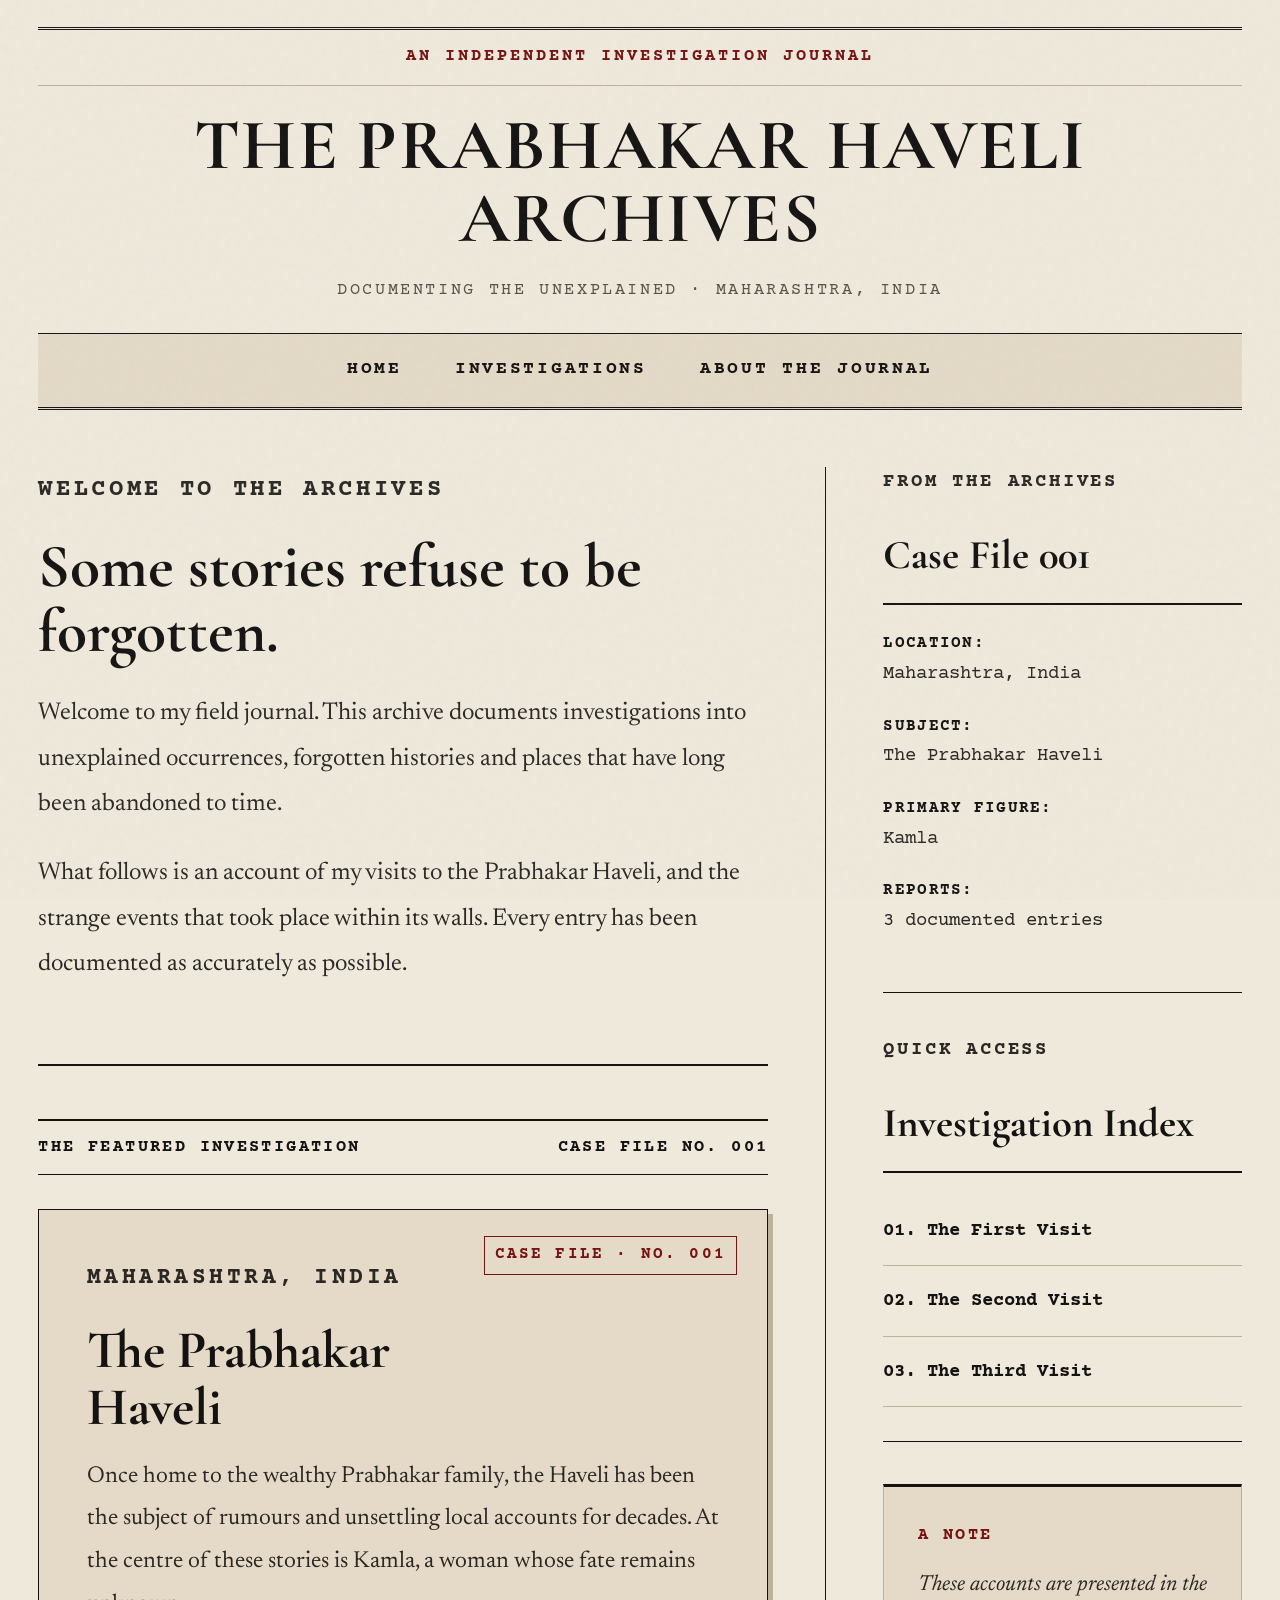
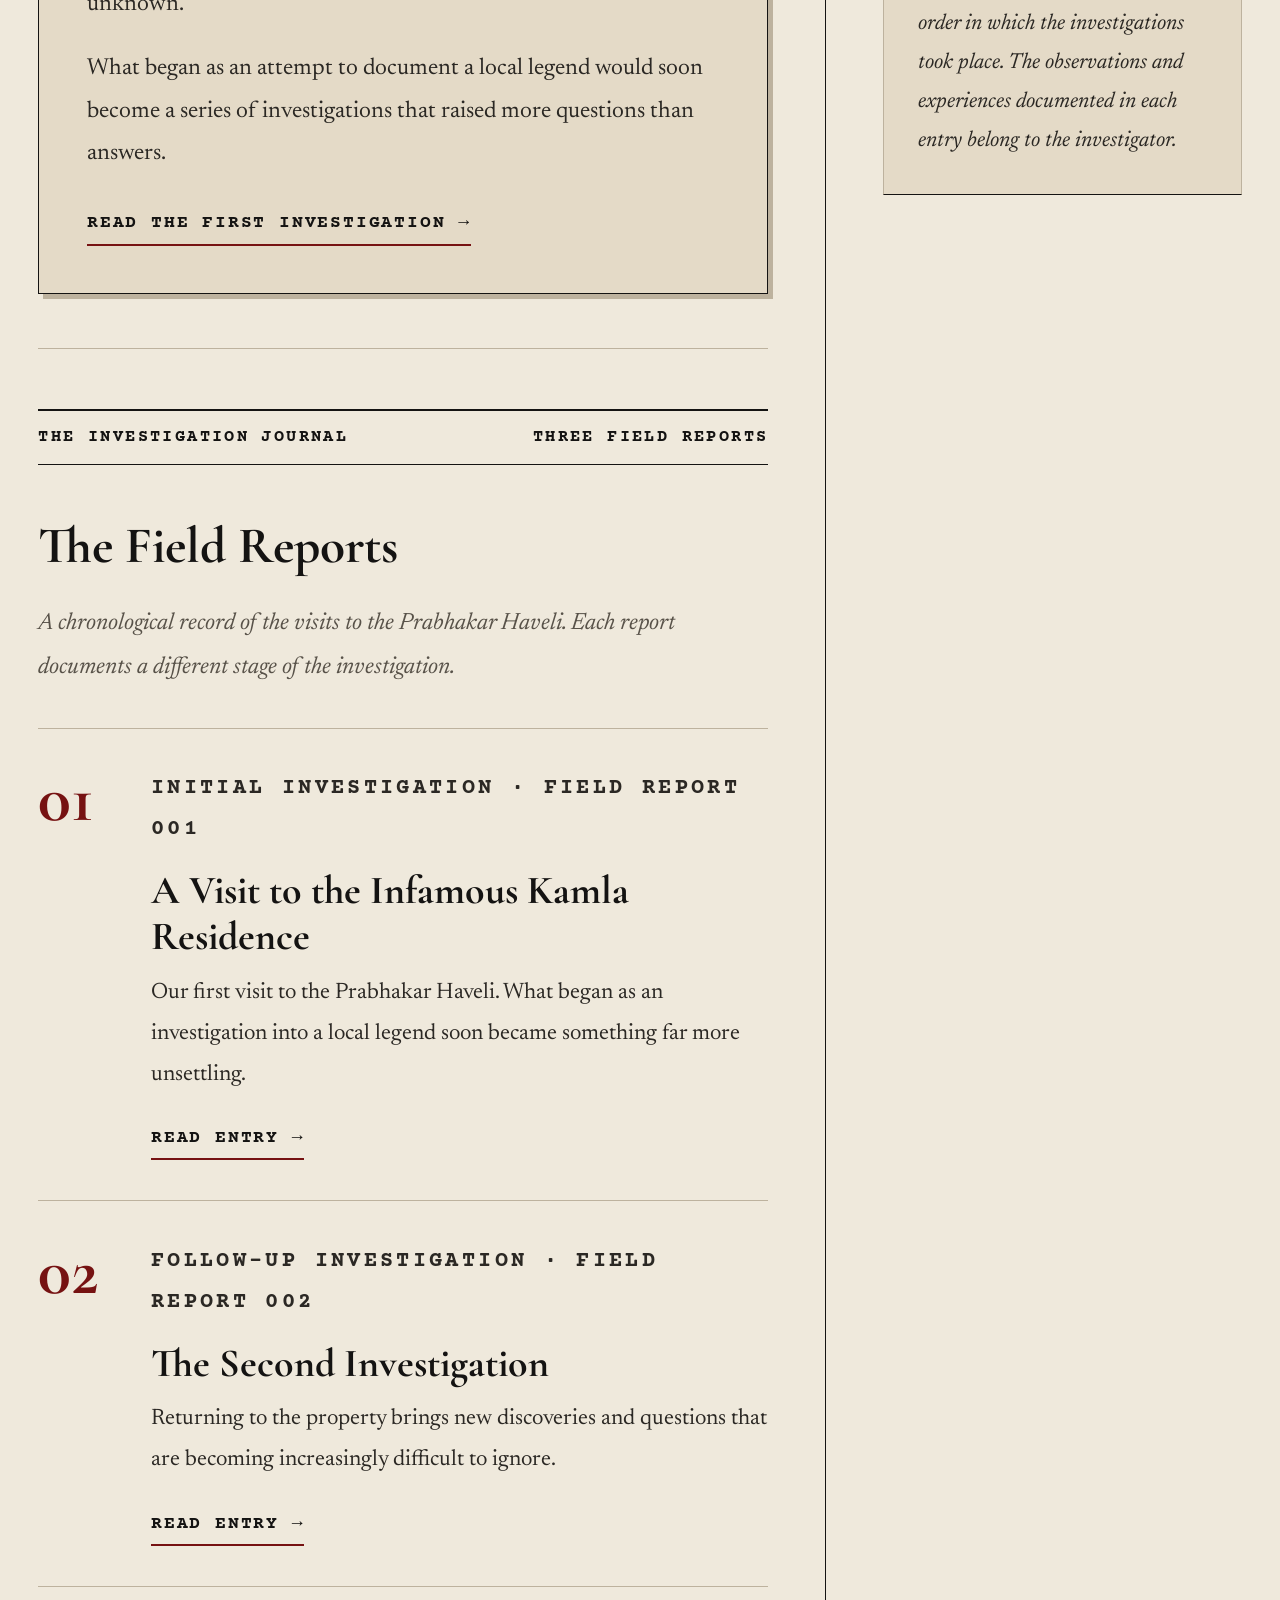
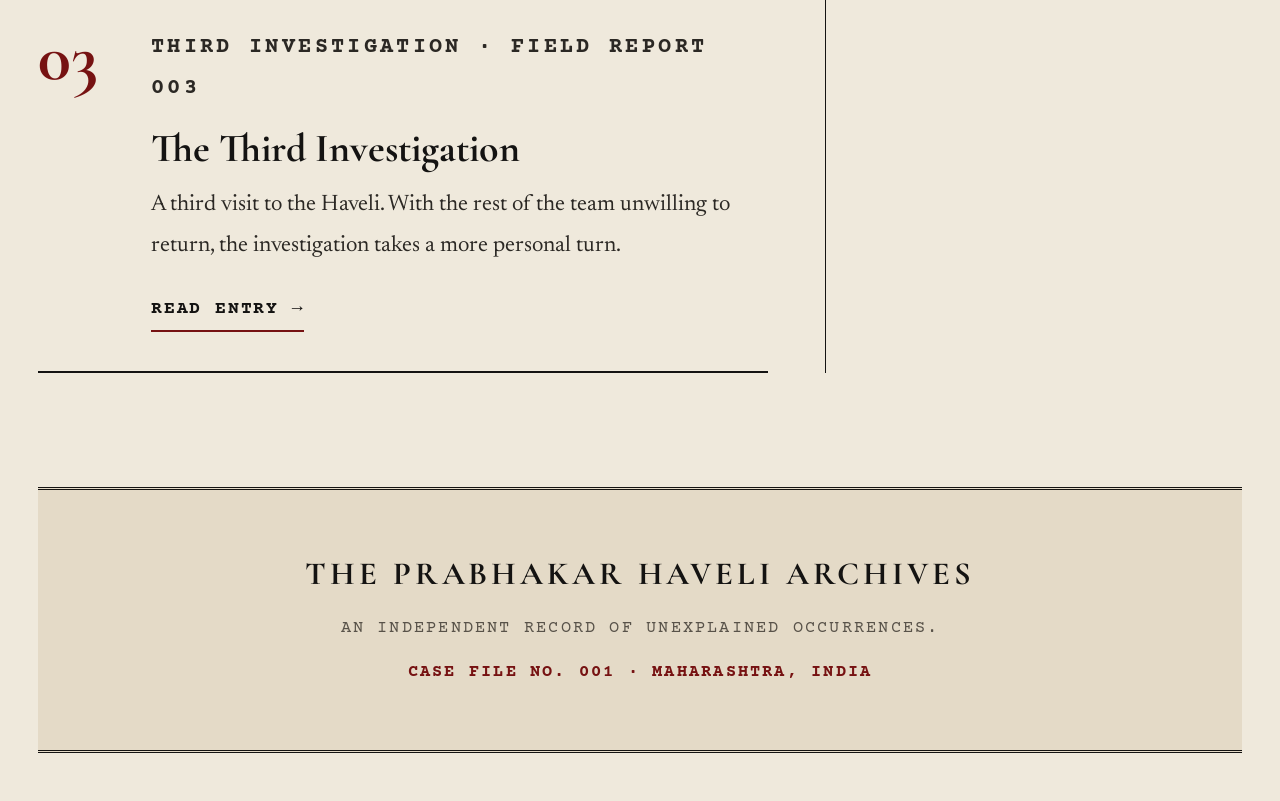
<file: index.html>
<!DOCTYPE html>
<html lang="en">
<head>
    <meta charset="UTF-8">
    <meta name="viewport" content="width=device-width, initial-scale=1.0">

    <title>The Prabhakar Haveli Archives</title>

    <link rel="stylesheet" href="style.css">
</head>

<body>

    <!-- MASTHEAD -->

    <header class="masthead">

        <p class="masthead-top">AN INDEPENDENT INVESTIGATION JOURNAL</p>

        <a href="index.html" class="site-name">
            The Prabhakar Haveli Archives
        </a>

        <p class="tagline">
            Documenting the unexplained · Maharashtra, India
        </p>

        <nav>
            <a href="index.html">Home</a>
            <a href="#investigations">Investigations</a>
            <a href="#about">About the Journal</a>
        </nav>

    </header>


    <!-- MAIN CONTENT -->

    <main class="page-layout">

        <!-- MAIN COLUMN -->

        <div class="main-column">

            <!-- INTRODUCTION -->

            <section class="welcome-section" id="about">

                <p class="eyebrow">WELCOME TO THE ARCHIVES</p>

                <h1>Some stories refuse to be forgotten.</h1>

                <p>
                    Welcome to my field journal. This archive documents
                    investigations into unexplained occurrences, forgotten
                    histories and places that have long been abandoned to time.
                </p>

                <p>
                    What follows is an account of my visits to the Prabhakar
                    Haveli, and the strange events that took place within its
                    walls. Every entry has been documented as accurately as
                    possible.
                </p>

            </section>


            <!-- FEATURED INVESTIGATION -->

            <section class="featured-section">

                <div class="section-heading">
                    <span>THE FEATURED INVESTIGATION</span>
                    <span>CASE FILE NO. 001</span>
                </div>

                <div class="featured-content">

                    <p class="eyebrow">MAHARASHTRA, INDIA</p>

                    <h2>The Prabhakar Haveli</h2>

                    <p>
                        Once home to the wealthy Prabhakar family, the Haveli
                        has been the subject of rumours and unsettling local
                        accounts for decades. At the centre of these stories
                        is Kamla, a woman whose fate remains unknown.
                    </p>

                    <p>
                        What began as an attempt to document a local legend
                        would soon become a series of investigations that
                        raised more questions than answers.
                    </p>

                    <a href="blog1.html" class="read-link">
                        Read the first investigation →
                    </a>

                </div>

            </section>


            <!-- INVESTIGATION REPORTS -->

            <section class="reports-section" id="investigations">

                <div class="section-heading">
                    <span>THE INVESTIGATION JOURNAL</span>
                    <span>THREE FIELD REPORTS</span>
                </div>

                <h2 class="section-title">The Field Reports</h2>

                <p class="section-intro">
                    A chronological record of the visits to the Prabhakar
                    Haveli. Each report documents a different stage of the
                    investigation.
                </p>


                <article class="report-entry">

                    <div class="report-number">01</div>

                    <div class="report-details">

                        <p class="eyebrow">
                            INITIAL INVESTIGATION · FIELD REPORT 001
                        </p>

                        <h3>
                            <a href="blog1.html">
                                A Visit to the Infamous Kamla Residence
                            </a>
                        </h3>

                        <p>
                            Our first visit to the Prabhakar Haveli. What began
                            as an investigation into a local legend soon became
                            something far more unsettling.
                        </p>

                        <a href="blog1.html" class="read-link">
                            Read Entry →
                        </a>

                    </div>

                </article>


                <article class="report-entry">

                    <div class="report-number">02</div>

                    <div class="report-details">

                        <p class="eyebrow">
                            FOLLOW-UP INVESTIGATION · FIELD REPORT 002
                        </p>

                        <h3>
                            <a href="blog2.html">
                                The Second Investigation
                            </a>
                        </h3>

                        <p>
                            Returning to the property brings new discoveries
                            and questions that are becoming increasingly
                            difficult to ignore.
                        </p>

                        <a href="blog2.html" class="read-link">
                            Read Entry →
                        </a>

                    </div>

                </article>


                <article class="report-entry">

                    <div class="report-number">03</div>

                    <div class="report-details">

                        <p class="eyebrow">
                            THIRD INVESTIGATION · FIELD REPORT 003
                        </p>

                        <h3>
                            <a href="blog3.html">
                                The Third Investigation
                            </a>
                        </h3>

                        <p>
                            A third visit to the Haveli. With the rest of the
                            team unwilling to return, the investigation takes
                            a more personal turn.
                        </p>

                        <a href="blog3.html" class="read-link">
                            Read Entry →
                        </a>

                    </div>

                </article>

            </section>

        </div>


        <!-- SIDEBAR -->

        <aside class="sidebar">

            <section class="sidebar-section">

                <p class="eyebrow">FROM THE ARCHIVES</p>

                <h2>Case File 001</h2>

                <p>
                    <strong>Location:</strong><br>
                    Maharashtra, India
                </p>

                <p>
                    <strong>Subject:</strong><br>
                    The Prabhakar Haveli
                </p>

                <p>
                    <strong>Primary Figure:</strong><br>
                    Kamla
                </p>

                <p>
                    <strong>Reports:</strong><br>
                    3 documented entries
                </p>

            </section>


            <section class="sidebar-section">

                <p class="eyebrow">QUICK ACCESS</p>

                <h2>Investigation Index</h2>

                <ul class="archive-list">
                    <li><a href="blog1.html">01. The First Visit</a></li>
                    <li><a href="blog2.html">02. The Second Visit</a></li>
                    <li><a href="blog3.html">03. The Third Visit</a></li>
                </ul>

            </section>


            <section class="sidebar-note">

                <p class="eyebrow">A NOTE</p>

                <p>
                    These accounts are presented in the order in which
                    the investigations took place. The observations and
                    experiences documented in each entry belong to the
                    investigator.
                </p>

            </section>

        </aside>

    </main>


    <!-- FOOTER -->

    <footer>

        <p class="footer-title">THE PRABHAKAR HAVELI ARCHIVES</p>

        <p>
            An independent record of unexplained occurrences.
        </p>

        <p class="footer-small">
            CASE FILE NO. 001 · MAHARASHTRA, INDIA
        </p>

    </footer>

</body>
</html>
</file>
<file: style.css>
/* ==========================================================================
   THE PRABHAKAR HAVELI ARCHIVES — BROADSHEET NEWSPAPER EDITION
   ========================================================================== */

@import url('https://fonts.googleapis.com/css2?family=Cormorant+Garamond:ital,wght@0,500;0,600;0,700;1,400;1,600&family=Courier+Prime:ital,wght@0,400;0,700;1,400&family=Newsreader:ital,opsz,wght@0,6..72,400;0,6..72,500;1,6..72,400&display=swap');

:root {
    --bg-paper: #efe9dc;          /* Aged broadsheet newsprint */
    --bg-recessed: #e4dac7;       /* Recessed editorial sheet / card */
    --ink-primary: #141312;       /* Deep carbon ink */
    --ink-secondary: #2b2824;     /* Rich dark reading ink */
    --ink-muted: #585249;         /* Muted newspaper caption gray */
    --accent-crimson: #761212;    /* Editorial red / broadsheet accent */
    --border-strong: #141312;     /* Crisp ink rule */
    --border-hairline: #bdb29e;   /* Column / row divider */

    --font-display: 'Cormorant Garamond', Georgia, serif;
    --font-body: 'Newsreader', Georgia, serif;
    --font-mono: 'Courier Prime', monospace;
}

* {
    margin: 0;
    padding: 0;
    box-sizing: border-box;
}

html {
    scroll-behavior: smooth;
    background-color: var(--bg-paper);
    color: var(--ink-primary);
    font-size: 19px;
}

body {
    font-family: var(--font-body);
    background-color: var(--bg-paper);
    color: var(--ink-primary);
    line-height: 1.85;
    font-size: 1.15rem;
    overflow-x: hidden;
    position: relative;
}

/* Subtle newsprint & film grain overlay */
body::before {
    content: "";
    position: fixed;
    inset: 0;
    pointer-events: none;
    z-index: 9999;
    opacity: 0.045;
    background-image: url("data:image/svg+xml,%3Csvg viewBox='0 0 200 200' xmlns='http://www.w3.org/2000/svg'%3E%3Cfilter id='noiseFilter'%3E%3CfeTurbulence type='fractalNoise' baseFrequency='0.85' numOctaves='3' stitchTiles='stitch'/%3E%3C/filter%3E%3Crect width='100%25' height='100%25' filter='url(%23noiseFilter)'/%3E%3C/svg%3E");
}

/* ==========================================================================
   NEWSPAPER MASTHEAD & EDITION BAR
   ========================================================================== */

.masthead,
.site-header {
    width: 94%;
    max-width: 1480px;
    margin: 0 auto;
    text-align: center;
    padding: 1.4rem 0 0;
    background-color: var(--bg-paper);
}

.masthead-top {
    display: flex;
    justify-content: center;
    align-items: center;
    font-family: var(--font-mono);
    font-size: 0.88rem;
    letter-spacing: 0.18em;
    text-transform: uppercase;
    color: var(--accent-crimson);
    font-weight: 700;
    padding: 0.65rem 1rem;
    border-top: 3px double var(--border-strong);
    border-bottom: 1px solid var(--border-hairline);
    margin-bottom: 1.2rem;
}

.site-name,
.site-header h1 {
    display: inline-block;
    font-family: var(--font-display);
    font-size: clamp(2.8rem, 5.6vw, 4.9rem);
    font-weight: 700;
    letter-spacing: 0.02em;
    line-height: 1.02;
    color: var(--ink-primary);
    text-decoration: none;
    text-transform: uppercase;
    transition: text-shadow 0.35s ease, letter-spacing 0.35s ease;
}

.site-name:hover,
.site-header h1:hover {
    letter-spacing: 0.035em;
    text-shadow: 2px 0 0 rgba(118, 18, 18, 0.32), -2px 0 0 rgba(20, 19, 18, 0.18);
}

.tagline,
.site-subtitle {
    font-family: var(--font-mono);
    font-size: 0.92rem;
    letter-spacing: 0.15em;
    text-transform: uppercase;
    color: var(--ink-muted);
    margin: 0.9rem 0 1.4rem;
}

/* Broadsheet Navigation Strip */
nav {
    display: flex;
    justify-content: center;
    align-items: center;
    flex-wrap: wrap;
    gap: 2.8rem;
    padding: 1.05rem 1rem;
    border-top: 1px solid var(--border-strong);
    border-bottom: 3px double var(--border-strong);
    background-color: var(--bg-recessed);
}

nav a {
    font-family: var(--font-mono);
    font-size: 0.95rem;
    font-weight: 700;
    letter-spacing: 0.15em;
    text-transform: uppercase;
    text-decoration: none;
    color: var(--ink-primary);
    position: relative;
    transition: color 0.2s ease;
}

nav a:hover {
    color: var(--accent-crimson);
}

nav a::after {
    content: "";
    position: absolute;
    left: 0;
    bottom: -4px;
    width: 0;
    height: 2px;
    background-color: var(--accent-crimson);
    transition: width 0.25s ease;
}

nav a:hover::after {
    width: 100%;
}

/* ==========================================================================
   SHARED LABELS & LINKS
   ========================================================================== */

.eyebrow {
    font-family: var(--font-mono);
    font-size: 0.9rem;
    letter-spacing: 0.15em;
    text-transform: uppercase;
    color: var(--accent-crimson);
    margin-bottom: 0.75rem;
    font-weight: 700;
}

.read-link {
    display: inline-block;
    font-family: var(--font-mono);
    font-size: 0.95rem;
    font-weight: 700;
    letter-spacing: 0.1em;
    text-transform: uppercase;
    text-decoration: none;
    color: var(--ink-primary);
    border-bottom: 2px solid var(--accent-crimson);
    padding-bottom: 3px;
    margin-top: 0.5rem;
    transition: color 0.2s ease, padding-left 0.2s ease;
}

.read-link:hover {
    color: var(--accent-crimson);
    padding-left: 7px;
}

/* ==========================================================================
   HOMEPAGE BROADSHEET LAYOUT (index.html)
   ========================================================================== */

.page-layout {
    width: 94%;
    max-width: 1480px;
    margin: 0 auto;
    padding: 3rem 0 4rem;
    display: grid;
    grid-template-columns: 2.2fr 1fr;
    gap: 3rem;
    align-items: start;
}

.main-column {
    padding-right: 3rem;
    border-right: 1px solid var(--border-strong);
}

/* Lead Editorial Statement */
.welcome-section {
    padding-bottom: 2.8rem;
    margin-bottom: 2.8rem;
    border-bottom: 2px solid var(--border-strong);
}

.welcome-section h1 {
    font-family: var(--font-display);
    font-size: clamp(2.9rem, 4.8vw, 4.4rem);
    font-weight: 700;
    line-height: 1.05;
    margin-bottom: 1.4rem;
    color: var(--ink-primary);
}

.welcome-section p {
    font-size: 1.28rem;
    line-height: 1.88;
    color: var(--ink-secondary);
    margin-bottom: 1.2rem;
    max-width: 74ch;
}

/* Newspaper Section Rule Header */
.section-heading {
    display: flex;
    justify-content: space-between;
    align-items: center;
    flex-wrap: wrap;
    gap: 0.6rem;
    font-family: var(--font-mono);
    font-size: 0.9rem;
    font-weight: 700;
    letter-spacing: 0.14em;
    text-transform: uppercase;
    color: var(--ink-primary);
    padding: 0.55rem 0;
    border-top: 2px solid var(--border-strong);
    border-bottom: 1px solid var(--border-strong);
    margin-bottom: 1.8rem;
}

/* Featured Case Box */
.featured-section {
    margin-bottom: 3.2rem;
    padding-bottom: 2.8rem;
    border-bottom: 1px solid var(--border-hairline);
}

.featured-content {
    background-color: var(--bg-recessed);
    border: 1px solid var(--border-strong);
    box-shadow: 5px 5px 0 var(--border-hairline);
    padding: 2.5rem;
    position: relative;
}

.featured-content::after {
    content: "CASE FILE · NO. 001";
    position: absolute;
    top: 1.4rem;
    right: 1.6rem;
    font-family: var(--font-mono);
    font-size: 0.82rem;
    font-weight: 700;
    letter-spacing: 0.14em;
    color: var(--accent-crimson);
    border: 1.5px solid var(--accent-crimson);
    padding: 4px 10px;
}

.featured-content h2 {
    font-family: var(--font-display);
    font-size: 2.8rem;
    font-weight: 700;
    line-height: 1.08;
    margin-bottom: 1rem;
    padding-right: 12rem;
}

.featured-content p {
    font-size: 1.22rem;
    line-height: 1.84;
    color: var(--ink-secondary);
    margin-bottom: 1.15rem;
}

/* Field Reports List */
.section-title {
    font-family: var(--font-display);
    font-size: 2.7rem;
    font-weight: 700;
    margin-bottom: 0.45rem;
}

.section-intro {
    font-style: italic;
    color: var(--ink-muted);
    font-size: 1.24rem;
    margin-bottom: 2rem;
}

.report-entry {
    display: grid;
    grid-template-columns: 84px 1fr;
    gap: 1.5rem;
    padding: 2.1rem 0;
    border-top: 1px solid var(--border-hairline);
    transition: background-color 0.2s ease;
}

.report-entry:last-child {
    border-bottom: 2px solid var(--border-strong);
}

.report-number {
    font-family: var(--font-display);
    font-size: 3.6rem;
    font-weight: 700;
    line-height: 0.9;
    color: var(--accent-crimson);
}

.report-details h3 {
    font-family: var(--font-display);
    font-size: 2.1rem;
    font-weight: 700;
    line-height: 1.16;
    margin-bottom: 0.7rem;
}

.report-details h3 a {
    color: var(--ink-primary);
    text-decoration: none;
    transition: color 0.2s ease;
}

.report-details h3 a:hover {
    color: var(--accent-crimson);
    font-style: italic;
}

.report-details p {
    font-size: 1.18rem;
    line-height: 1.82;
    color: var(--ink-secondary);
    margin-bottom: 0.9rem;
}

/* ==========================================================================
   SIDEBAR NEWSPAPER COLUMN (index.html)
   ========================================================================== */

.sidebar {
    position: sticky;
    top: 1.5rem;
    display: flex;
    flex-direction: column;
    gap: 2.2rem;
}

.sidebar-section {
    padding-bottom: 1.8rem;
    border-bottom: 1px solid var(--border-strong);
}

.sidebar-section h2 {
    font-family: var(--font-display);
    font-size: 2.15rem;
    font-weight: 700;
    margin-bottom: 1.2rem;
    padding-bottom: 0.5rem;
    border-bottom: 2px solid var(--border-strong);
}

.sidebar-section p {
    font-family: var(--font-mono);
    font-size: 0.98rem;
    line-height: 1.65;
    color: var(--ink-secondary);
    margin-bottom: 1.1rem;
}

.sidebar-section strong {
    color: var(--ink-primary);
    text-transform: uppercase;
    letter-spacing: 0.08em;
    font-size: 0.85rem;
}

.archive-list {
    list-style: none;
}

.archive-list li {
    border-bottom: 1px solid var(--border-hairline);
}

.archive-list a {
    display: block;
    padding: 0.9rem 0;
    font-family: var(--font-mono);
    font-size: 1rem;
    font-weight: 700;
    text-decoration: none;
    color: var(--ink-primary);
    transition: color 0.2s ease, padding-left 0.2s ease;
}

.archive-list a:hover {
    color: var(--accent-crimson);
    padding-left: 8px;
}

/* Editorial Note / Column Box */
.sidebar-note {
    background-color: var(--bg-recessed);
    border-top: 3px solid var(--border-strong);
    border-bottom: 1px solid var(--border-strong);
    border-left: 1px solid var(--border-hairline);
    border-right: 1px solid var(--border-hairline);
    padding: 1.75rem;
}

.sidebar-note p:last-child {
    font-family: var(--font-body);
    font-size: 1.15rem;
    font-style: italic;
    color: var(--ink-secondary);
    line-height: 1.78;
}

/* ==========================================================================
   BLOG / FIELD REPORT PAGES — PRINTED BROADSHEET SHEET
   ========================================================================== */

.article-container {
    width: 94%;
    max-width: 1080px;
    margin: 3rem auto 2rem;
    padding: 3.5rem 5% 4rem;
    background-color: var(--bg-recessed);
    border: 1px solid var(--border-strong);
    box-shadow: 7px 7px 0 var(--border-hairline);
}

.article-container > .eyebrow {
    text-align: center;
    font-size: 0.95rem;
    margin-bottom: 0.85rem;
}

.article-container > h2 {
    font-family: var(--font-display);
    font-size: clamp(2.9rem, 5.4vw, 4.6rem);
    font-weight: 700;
    line-height: 1.05;
    text-align: center;
    color: var(--ink-primary);
    margin-bottom: 1rem;
}

.article-meta {
    font-family: var(--font-mono);
    font-size: 0.95rem;
    letter-spacing: 0.15em;
    text-transform: uppercase;
    text-align: center;
    color: var(--ink-muted);
    padding: 1rem 0;
    margin-bottom: 2.5rem;
    border-top: 1px solid var(--border-hairline);
    border-bottom: 2px solid var(--border-strong);
}

/* Archival Photograph Frame */
.article-image {
    max-width: 780px;
    margin: 0 auto 3rem;
    padding: 12px;
    background-color: var(--bg-paper);
    border: 1px solid var(--border-strong);
}

.article-image img {
    display: block;
    width: 100%;
    max-height: 520px;
    object-fit: cover;
    filter: grayscale(82%) contrast(116%) sepia(10%);
    transition: filter 0.6s ease;
}

.article-image:hover img {
    filter: grayscale(25%) contrast(124%) sepia(6%);
}

/* Centered Column Sheet for Comfortable Reading */
.blog-content {
    max-width: 70ch;
    margin: 0 auto;
    font-family: var(--font-body);
    font-size: 1.32rem;
    line-height: 1.95;
    color: var(--ink-secondary);
}

.blog-content p {
    margin-bottom: 1.75rem;
}

/* Editorial Dropcap */
.blog-content p:first-of-type::first-letter {
    float: left;
    font-family: var(--font-display);
    font-size: 5.5rem;
    font-weight: 700;
    line-height: 0.78;
    padding-right: 0.85rem;
    padding-top: 0.25rem;
    color: var(--accent-crimson);
}

/* Sign-off line */
.blog-content p:last-of-type {
    font-family: var(--font-mono);
    font-size: 1.05rem;
    font-weight: 700;
    letter-spacing: 0.1em;
    color: var(--accent-crimson);
    margin-top: 2.5rem;
    padding-top: 1.5rem;
    border-top: 1px solid var(--border-hairline);
}

/* Article Footer & Navigation */
.article-footer {
    max-width: 70ch;
    margin: 3.5rem auto 0;
    padding-top: 2rem;
    border-top: 3px double var(--border-strong);
}

.article-footer > p {
    font-family: var(--font-mono);
    font-size: 0.95rem;
    font-weight: 700;
    letter-spacing: 0.18em;
    text-align: center;
    color: var(--ink-muted);
    margin-bottom: 1.8rem;
}

.article-navigation {
    display: flex;
    justify-content: space-between;
    align-items: center;
    gap: 1rem;
    padding-top: 1.5rem;
    border-top: 1px solid var(--border-hairline);
}

.article-navigation a {
    font-family: var(--font-mono);
    font-size: 0.95rem;
    font-weight: 700;
    letter-spacing: 0.12em;
    text-transform: uppercase;
    text-decoration: none;
    color: var(--ink-primary);
    background-color: var(--bg-paper);
    padding: 0.85rem 1.4rem;
    border: 1.5px solid var(--border-strong);
    transition: all 0.2s ease;
}

.article-navigation a:hover {
    background-color: var(--ink-primary);
    color: var(--bg-paper);
}

/* ==========================================================================
   NEWSPAPER FOOTER
   ========================================================================== */

footer {
    width: 94%;
    max-width: 1480px;
    margin: 2rem auto 2.5rem;
    text-align: center;
    padding: 2.8rem 2rem;
    border-top: 3px double var(--border-strong);
    border-bottom: 3px double var(--border-strong);
    background-color: var(--bg-recessed);
    color: var(--ink-muted);
}

.footer-title {
    font-family: var(--font-display);
    font-size: 1.7rem;
    font-weight: 700;
    letter-spacing: 0.12em;
    color: var(--ink-primary);
    margin-bottom: 0.5rem;
}

footer p {
    font-family: var(--font-mono);
    font-size: 0.9rem;
    letter-spacing: 0.13em;
    text-transform: uppercase;
    margin-bottom: 0.45rem;
}

.footer-small {
    color: var(--accent-crimson);
    font-weight: 700;
    margin-top: 0.65rem;
}

/* Progressive psychological shift in Field Report 003 */
body.descent {
    --bg-paper: #e7decb;
    --bg-recessed: #dbd0ba;
    --accent-crimson: #7d0e0e;
}

body.descent .article-container {
    border-color: #2b1414;
    box-shadow: 7px 7px 0 rgba(125, 14, 14, 0.22);
}

body.descent .article-image img {
    filter: grayscale(95%) contrast(132%) brightness(88%);
}

body.descent .blog-content p:nth-child(9),
body.descent .blog-content p:nth-child(10),
body.descent .blog-content p:nth-child(12),
body.descent .blog-content p:nth-child(18),
body.descent .blog-content p:nth-child(22) {
    font-family: var(--font-display);
    font-size: 1.9rem;
    font-style: italic;
    color: var(--accent-crimson);
    padding-left: 1.35rem;
    border-left: 3px solid var(--accent-crimson);
}

/* ==========================================================================
   RESPONSIVE DESIGN
   ========================================================================== */

@media (max-width: 980px) {
    .page-layout {
        grid-template-columns: 1fr;
        gap: 3rem;
    }

    .main-column {
        padding-right: 0;
        border-right: none;
        border-bottom: 2px solid var(--border-strong);
        padding-bottom: 3rem;
    }

    .sidebar {
        position: static;
    }

    .featured-content h2 {
        padding-right: 0;
    }

    .featured-content::after {
        position: static;
        display: inline-block;
        margin-bottom: 1rem;
    }
}

@media (max-width: 600px) {
    html {
        font-size: 17px;
    }

    nav {
        gap: 1.3rem;
    }

    .report-entry {
        grid-template-columns: 1fr;
        gap: 0.4rem;
    }

    .featured-content,
    .article-container {
        padding: 1.75rem 1.25rem;
        box-shadow: 4px 4px 0 var(--border-hairline);
    }

    .article-navigation {
        flex-direction: column;
    }

    .article-navigation a {
        width: 100%;
        text-align: center;
    }
}
</file>
